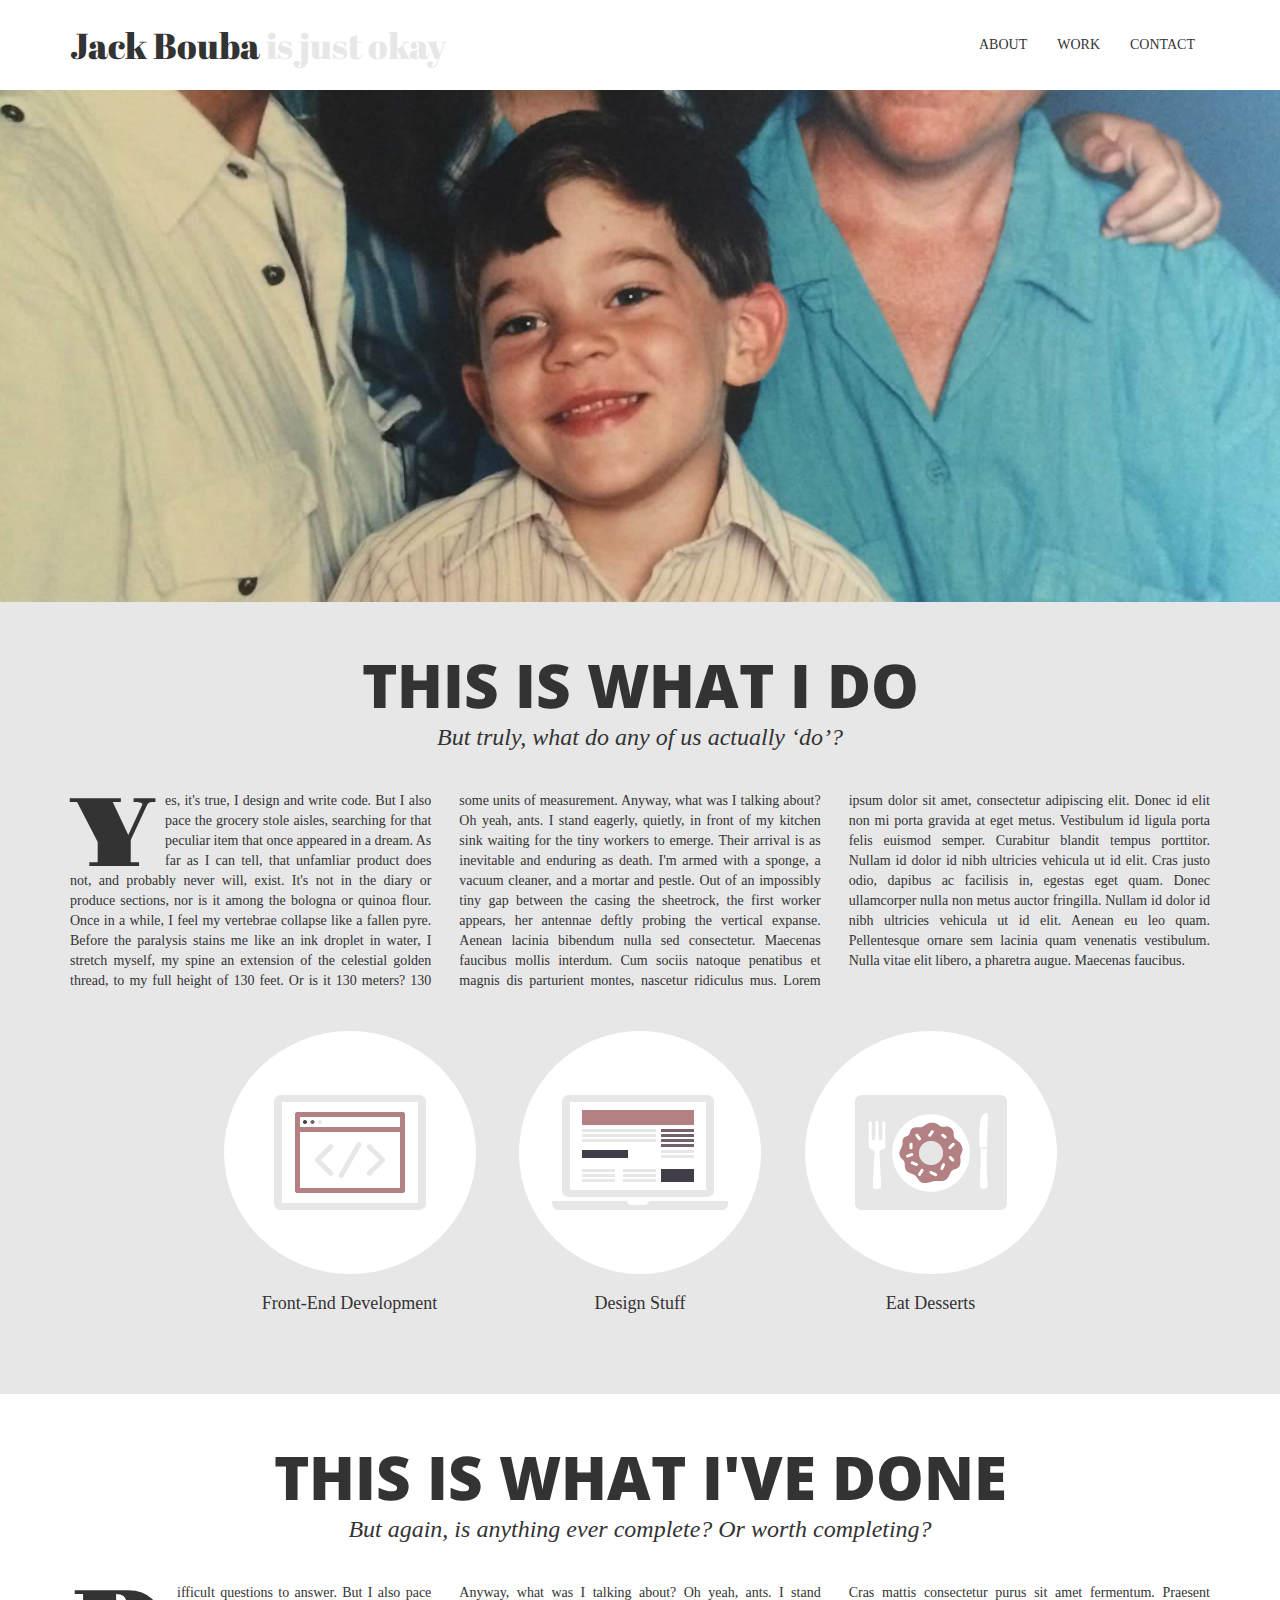
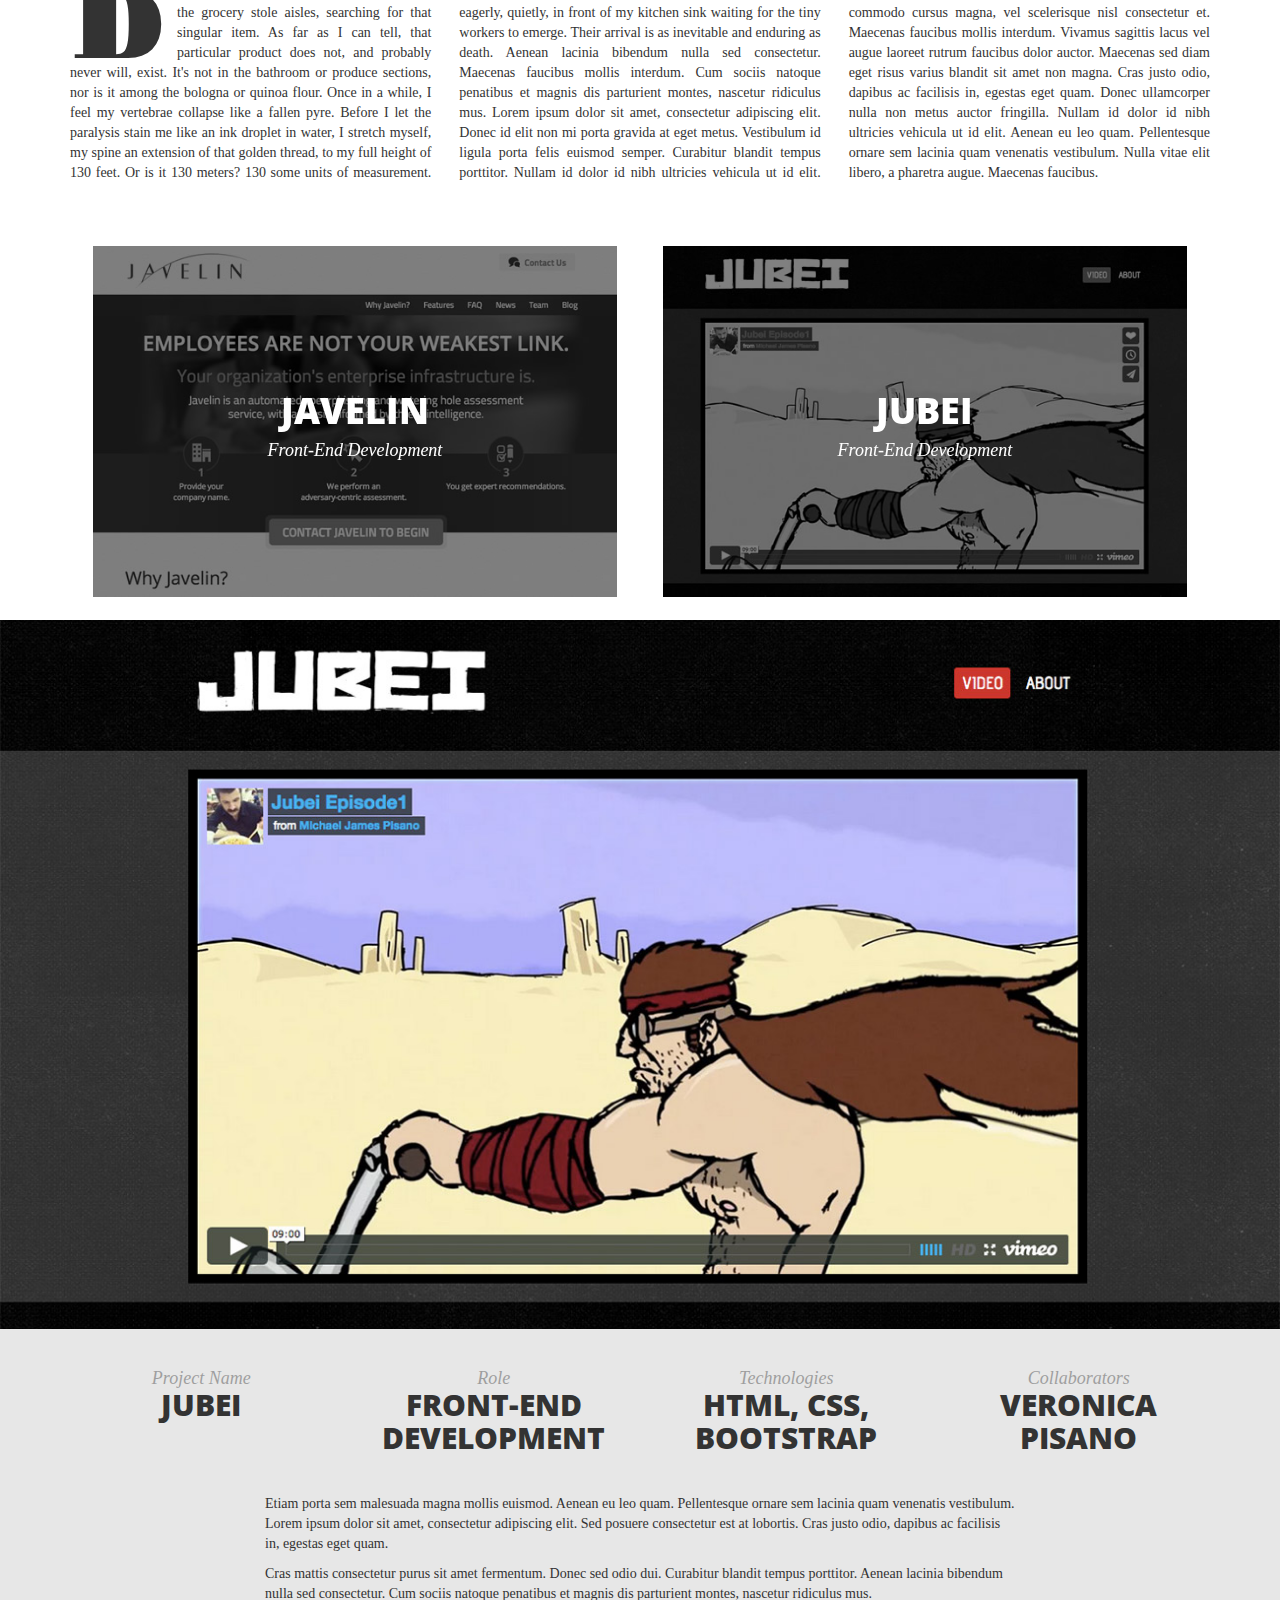
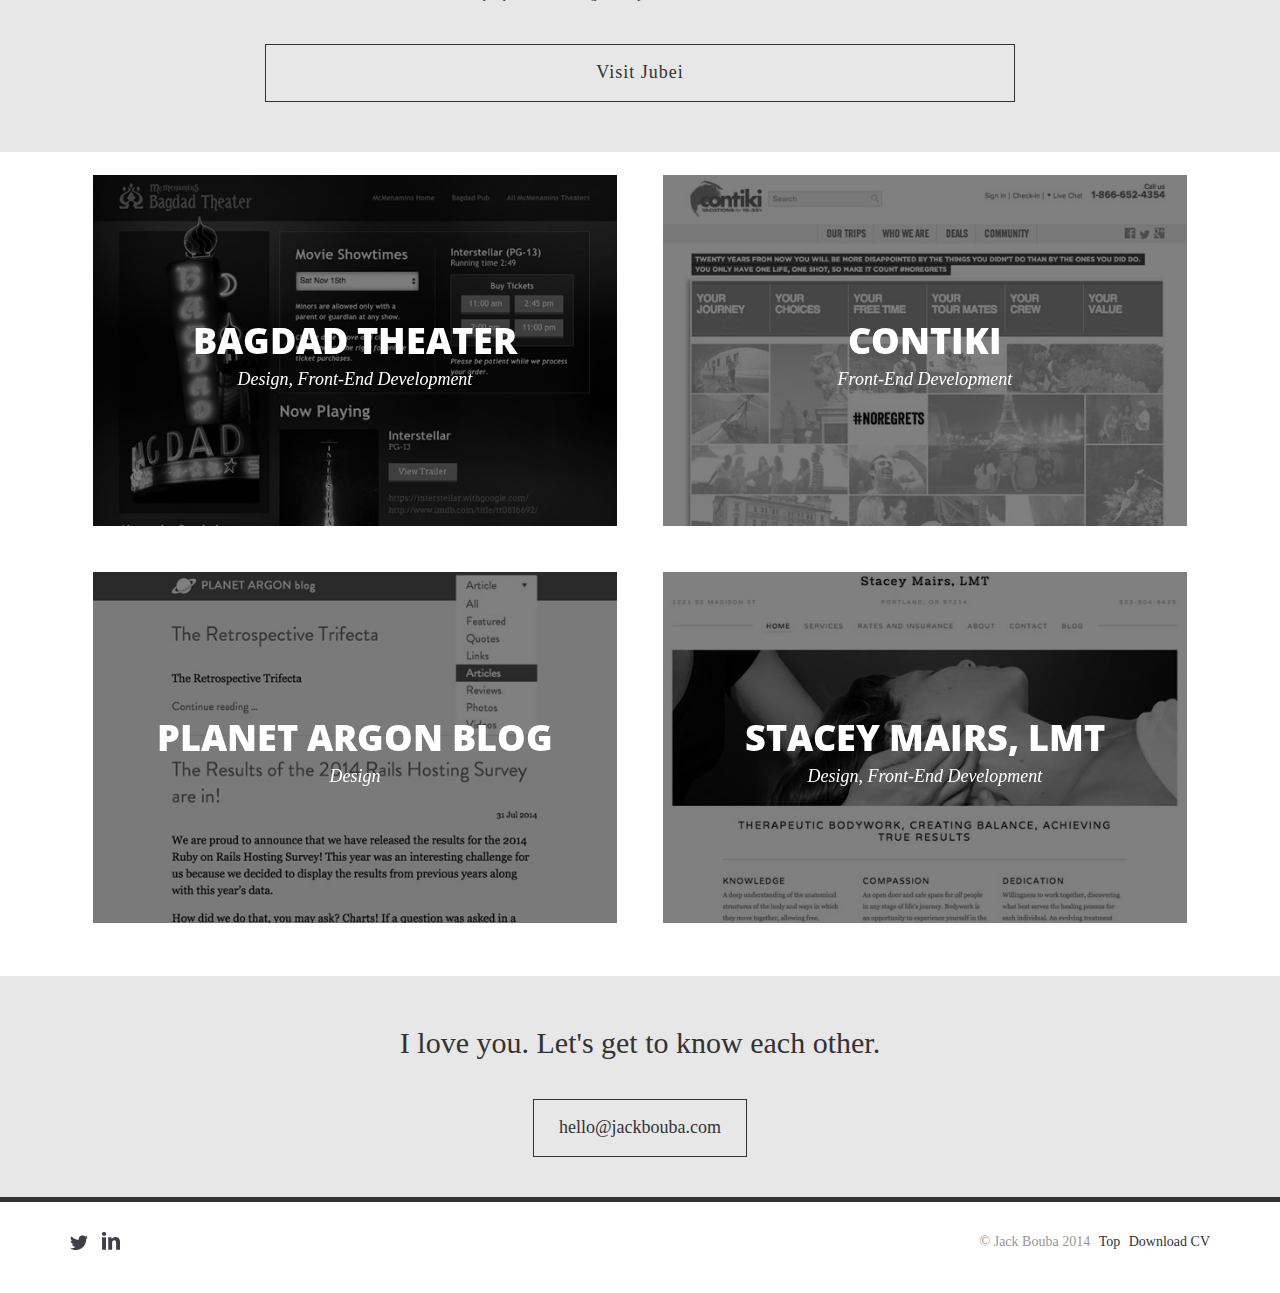
<file: index.html>
<!DOCTYPE html>
<html lang="en">
  <head>
    <meta charset="utf-8">
    <meta http-equiv="X-UA-Compatible" content="IE=edge">
    <meta name="viewport" content="width=device-width, initial-scale=1">
    <meta name="description" content="Jack Bouba is a front-end developer. He's just ok.">
    <meta property="og:title" content="Jack Bouba is just okay" />
    <meta property="og:type" content="website" />
    <meta property="og:url" content="http://www.jackbouba.com/" />
    <meta property="og:description" content="Jack Bouba is a Portland-based web developer. He enjoys eating, biking, walking, chatting, and staring at things." />
    <title>Jack Bouba is just okay</title>

    <link href='http://fonts.googleapis.com/css?family=Lato:400,700|Alegreya+Sans:800|Abril+Fatface|Open+Sans:800|Old+Standard+TT|Gentium+Book+Basic:400,400italic|Gravitas+One' rel='stylesheet' type='text/css'>
    <!-- Bootstrap -->
    <link href="/stylesheets/styles.css" rel="stylesheet">

    <!-- HTML5 Shim and Respond.js IE8 support of HTML5 elements and media queries -->
    <!-- WARNING: Respond.js doesn't work if you view the page via file:// -->
    <!--[if lt IE 9]>
      <script src="https://oss.maxcdn.com/libs/html5shiv/3.7.0/html5shiv.js"></script>
      <script src="https://oss.maxcdn.com/libs/respond.js/1.4.2/respond.min.js"></script>
    <![endif]-->
  </head>
  
  <body>
    <header class="main-header" id="top">
      <div class="container">
        <h1 class="pull-left no-margin">Jack Bouba <span class="text-light">is just okay</span></h1>
        <nav class="main-header--nav pull-right">
          <a href="#about">About</a><a href="#work">Work</a><a href="#contact">Contact</a>
        </nav>
      </div>
    </header>
    
    <section class="hero">
      <h2 class="text-center fittext">#Dope</h2>
      <!-- <img src="/images/bg_bouba-baby.jpg" alt="Bouba as a young, painfully handsome child" class="full-width" /> -->
    </section>
    
    <section class="skills-list section" id="about">
      <div class="container text-center">
        <h2><span class="xl open-sans text-uppercase block">This is what I do</span> <em class="h3">But truly, what do any of us actually &lsquo;do&rsquo;?</em></h2>
        <p class="text-justify columns-3 mb40"><span class="drop-cap">Y</span>es, it's true, I design and write code. But I also pace the grocery stole aisles, searching for that peculiar item that once appeared in a dream. As far as I can tell, that unfamliar product does not, and probably never will, exist. It's not in the diary or produce sections, nor is it among the bologna or quinoa flour. Once in a while, I feel my vertebrae collapse like a fallen pyre. Before the paralysis stains me like an ink droplet in water, I stretch myself, my spine an extension of the celestial golden thread, to my full height of 130 feet. Or is it 130 meters? 130 some units of measurement. Anyway, what was I talking about? Oh yeah, ants. I stand eagerly, quietly, in front of my kitchen sink waiting for the tiny workers to emerge. Their arrival is as inevitable and enduring as death. I'm armed with a sponge, a vacuum cleaner, and a mortar and pestle. Out of an impossibly tiny gap between the casing the sheetrock, the first worker appears, her antennae deftly probing the vertical expanse. Aenean lacinia bibendum nulla sed consectetur. Maecenas faucibus mollis interdum. Cum sociis natoque penatibus et magnis dis parturient montes, nascetur ridiculus mus. Lorem ipsum dolor sit amet, consectetur adipiscing elit. Donec id elit non mi porta gravida at eget metus. Vestibulum id ligula porta felis euismod semper. Curabitur blandit tempus porttitor. Nullam id dolor id nibh ultricies vehicula ut id elit. Cras justo odio, dapibus ac facilisis in, egestas eget quam. Donec ullamcorper nulla non metus auctor fringilla. Nullam id dolor id nibh ultricies vehicula ut id elit. Aenean eu leo quam. Pellentesque ornare sem lacinia quam venenatis vestibulum. Nulla vitae elit libero, a pharetra augue. Maecenas faucibus.</p>
        <ul class="list-unstyled">
          <li class="development"><i></i>Front-End Development</li>
          <li class="design"><i></i>Design Stuff</li>
          <li class="desserts"><i></i>Eat Desserts</li>
        </ul>
      </div>
    </section>
    
    <section class="portfolio section" id="work">
      <div class="container text-center">
        <h2><span class="xl open-sans text-uppercase block">This is what I've done</span> <em class="h3">But again, is anything ever complete? Or worth completing?</em></h2>
        <p class="text-justify columns-3 mb40"><span class="drop-cap">D</span>ifficult questions to answer. But I also pace the grocery stole aisles, searching for that singular item. As far as I can tell, that particular product does not, and probably never will, exist. It's not in the bathroom or produce sections, nor is it among the bologna or quinoa flour. Once in a while, I feel my vertebrae collapse like a fallen pyre. Before I let the paralysis stain me like an ink droplet in water, I stretch myself, my spine an extension of that golden thread, to my full height of 130 feet. Or is it 130 meters? 130 some units of measurement. Anyway, what was I talking about? Oh yeah, ants. I stand eagerly, quietly, in front of my kitchen sink waiting for the tiny workers to emerge. Their arrival is as inevitable and enduring as death. Aenean lacinia bibendum nulla sed consectetur. Maecenas faucibus mollis interdum. Cum sociis natoque penatibus et magnis dis parturient montes, nascetur ridiculus mus. Lorem ipsum dolor sit amet, consectetur adipiscing elit. Donec id elit non mi porta gravida at eget metus. Vestibulum id ligula porta felis euismod semper. Curabitur blandit tempus porttitor. Nullam id dolor id nibh ultricies vehicula ut id elit. Cras mattis consectetur purus sit amet fermentum. Praesent commodo cursus magna, vel scelerisque nisl consectetur et. Maecenas faucibus mollis interdum. Vivamus sagittis lacus vel augue laoreet rutrum faucibus dolor auctor. Maecenas sed diam eget risus varius blandit sit amet non magna. Cras justo odio, dapibus ac facilisis in, egestas eget quam. Donec ullamcorper nulla non metus auctor fringilla. Nullam id dolor id nibh ultricies vehicula ut id elit. Aenean eu leo quam. Pellentesque ornare sem lacinia quam venenatis vestibulum. Nulla vitae elit libero, a pharetra augue. Maecenas faucibus.</p>
      </div>  
      <div class="container">
        <a href="#" class="portfolio-link argon">
          <img src="/images/javelin.jpg" class="full-width" />
          <div class="portfolio-link--summary text-center">
            <h3 class="text-uppercase open-sans h1">Javelin</h3>
            <p class="text-italic h4">Front-End Development</p>
          </div>
        </a>
        <a href="#" class="portfolio-link">
          <img src="/images/jubei.jpg" class="full-width" />
          <div class="portfolio-link--summary text-center">
            <h3 class="text-uppercase open-sans h1">Jubei</h3>
            <p class="text-italic h4">Front-End Development</p>
          </div>
        </a>
      </div>
      
      <div class="portfolio-item section no-padding">
        <img src="/images/portfolio/jubei_1.jpg" class="full-width" />
        <div class="container">
          <div class="row mt40">
            <div class="col-md-3">
              <dl class="project-data text-center">
                <dt>Project Name</dt>
                <dd>Jubei</dd>
              </dl>
            </div>
            <div class="col-md-3">
              <dl class="project-data text-center">
                <dt>Role</dt>
                <dd>Front-End Development</dd>
              </dl>
            </div>
            <div class="col-md-3">
              <dl class="project-data text-center">
                <dt>Technologies</dt>
                <dd>HTML, CSS, Bootstrap</dd>
              </dl>
            </div>
            <div class="col-md-3">
              <dl class="project-data text-center">
                <dt>Collaborators</dt>
                <dd>Veronica Pisano</dd>
              </dl>
            </div>
          </div>
          <div class="row mb40">
            <div class="col-md-8 col-md-offset-2">
              <p>Etiam porta sem malesuada magna mollis euismod. Aenean eu leo quam. Pellentesque ornare sem lacinia quam venenatis vestibulum. Lorem ipsum dolor sit amet, consectetur adipiscing elit. Sed posuere consectetur est at lobortis. Cras justo odio, dapibus ac facilisis in, egestas eget quam.</p>
              <p>Cras mattis consectetur purus sit amet fermentum. Donec sed odio dui. Curabitur blandit tempus porttitor. Aenean lacinia bibendum nulla sed consectetur. Cum sociis natoque penatibus et magnis dis parturient montes, nascetur ridiculus mus.</p>
              <p class="text-center mt40"><a href="http://jubeisteele.com" target="_blank" class="link block">Visit Jubei</a></p>
            </div>
          </div>
        </div>
      </div>
        
      <div class="container">
        <a href="#" class="portfolio-link argon">
          <img src="/images/bagdad.jpg" class="full-width" />
          <div class="portfolio-link--summary text-center">
            <h3 class="text-uppercase open-sans h1">Bagdad Theater</h3>
            <p class="text-italic h4">Design, Front-End Development</p>
          </div>
        </a>
        <a href="#" class="portfolio-link argon">
          <img src="/images/contiki.jpg" class="full-width" />
          <div class="portfolio-link--summary text-center">
            <h3 class="text-uppercase open-sans h1">Contiki</h3>
            <p class="text-italic h4">Front-End Development</p>
          </div>
        </a>
      </div>
        
      <div class="container">
        <a href="#" class="portfolio-link argon">
          <img src="/images/blog.jpg" class="full-width" />
          <div class="portfolio-link--summary text-center">
            <h3 class="text-uppercase open-sans h1">Planet Argon Blog</h3>
            <p class="text-italic h4">Design</p>
          </div>
        </a>
        <a href="#" class="portfolio-link">
          <img src="/images/staceylmt.jpg" class="full-width" />
          <div class="portfolio-link--summary text-center">
            <h3 class="text-uppercase open-sans h1">Stacey Mairs, LMT</h3>
            <p class="text-italic h4">Design, Front-End Development</p>
          </div>
        </a>
      </div>  
      
    </section>
    
    <section class="text-center section contact" id="contact">
      <h2>I love you. Let's get to know each other.</h2>
      <p><a href="mailto:hello@jackbouba.com" class="link">hello@jackbouba.com</a></p>
    </section>
    
    <footer class="section main-footer">
      <div class="container">
        <p class="pull-right">
          &copy; Jack Bouba 2014
          <a href="#top">Top</a>
          <a href="/assets/cv.pdf">Download CV</a>
        </p>
        <p class="pull-left">
          <a href="https://twitter.com/jackbouba" class="twitter" target="_blank">Jack on Twitter</a>
          <a href="http://www.linkedin.com/in/jackbouba" class="linkedin" target="_blank">Jack on LinkedIn</a>
        </p>
      </div>
    </footer>

      
    <!-- jQuery (necessary for Bootstrap's JavaScript plugins) -->
    <script src="https://ajax.googleapis.com/ajax/libs/jquery/1.11.0/jquery.min.js"></script>
    <!-- Include all compiled plugins (below), or include individual files as needed -->
    <script src="/javascripts/bootstrap/transition.js"></script>
    <script src="/javascripts/bootstrap/collapse.js"></script>
    <script src="/javascripts/jquery.fittext.js"></script>
    <script src="/javascripts/scripts.js"></script>
    
    <script>
      (function(i,s,o,g,r,a,m){i['GoogleAnalyticsObject']=r;i[r]=i[r]||function(){
      (i[r].q=i[r].q||[]).push(arguments)},i[r].l=1*new Date();a=s.createElement(o),
      m=s.getElementsByTagName(o)[0];a.async=1;a.src=g;m.parentNode.insertBefore(a,m)
      })(window,document,'script','//www.google-analytics.com/analytics.js','ga');

      ga('create', 'UA-16143960-1', 'jackbouba.com');
      ga('send', 'pageview');

    </script>
  </body>
  
</html>
</file>
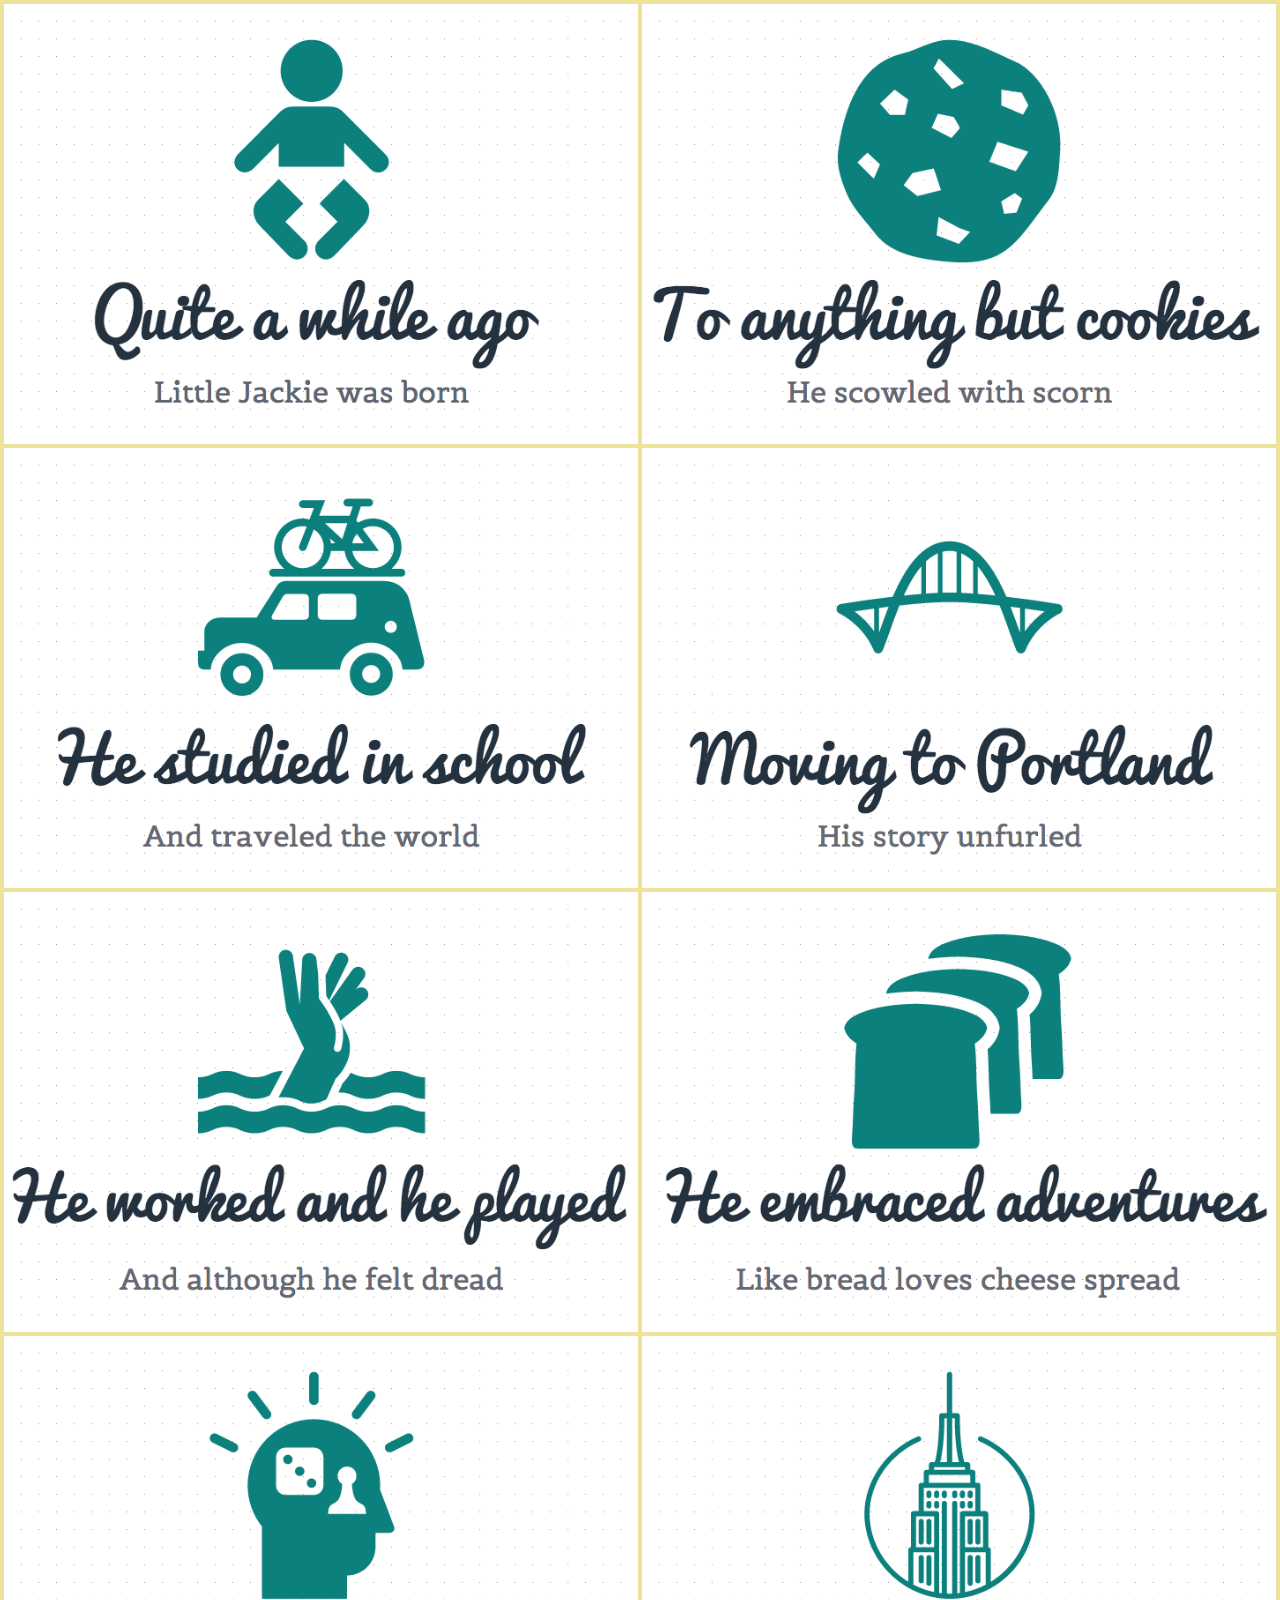
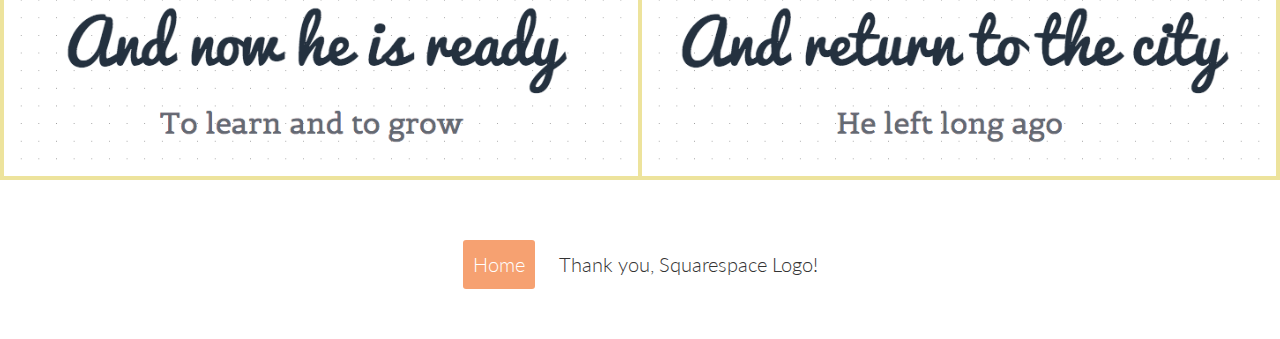
<file: story/index.html>
<!DOCTYPE html>
<html lang="en">
  <head>
    <meta charset="utf-8">
    <meta http-equiv="X-UA-Compatible" content="IE=edge">
    <meta name="viewport" content="width=device-width, initial-scale=1">
    <meta name="description" content="Jack Bouba is a front-end developer. He's just ok.">
    <meta property="og:title" content="Jack Bouba is just okay" />
    <meta property="og:type" content="website" />
    <meta property="og:url" content="http://www.jackbouba.com/" />
    <meta property="og:description" content="Jack Bouba is a Portland-based web developer. He enjoys eating, biking, walking, chatting, and staring at things." />
    <title>The Tale of Jack Bouba</title>

    <link href='http://fonts.googleapis.com/css?family=Lato:300,400,700|Alegreya+Sans:800' rel='stylesheet' type='text/css'>
    <!-- Bootstrap -->
    <link href="/stylesheets/story-styles.css" rel="stylesheet">

    <!-- HTML5 Shim and Respond.js IE8 support of HTML5 elements and media queries -->
    <!-- WARNING: Respond.js doesn't work if you view the page via file:// -->
    <!--[if lt IE 9]>
      <script src="https://oss.maxcdn.com/libs/html5shiv/3.7.0/html5shiv.js"></script>
      <script src="https://oss.maxcdn.com/libs/respond.js/1.4.2/respond.min.js"></script>
    <![endif]-->
  </head>
  
  <body>
    <div class="container clearfix">
      <img src="/images/story-1.png" alt="Quite a while ago, little Jackie was born" />
      <img src="/images/story-2.png" alt="To anything but cookies, he scowled with scorn" />
      <img src="/images/story-3.png" alt="He studied in school and traveled the world" />
      <img src="/images/story-4.png" alt="Moving to Portland, his story unfurled" />
      <img src="/images/story-5.png" alt="He worked and he played, and although he felt dread" />
      <img src="/images/story-6.png" alt="He embraced adventures like bread loves cheese spread" />
      <img src="/images/story-7.png" alt="And now he is ready to learn and to grow" />
      <img src="/images/story-8.png" alt="And return to the city he left long ago" />
    </div>
    <footer class="text-center">
      <a href="/" alt="Visit Jack Bouba's website">Home</a> Thank you, Squarespace Logo!
    </footer>
    
    <script>
      (function(i,s,o,g,r,a,m){i['GoogleAnalyticsObject']=r;i[r]=i[r]||function(){
      (i[r].q=i[r].q||[]).push(arguments)},i[r].l=1*new Date();a=s.createElement(o),
      m=s.getElementsByTagName(o)[0];a.async=1;a.src=g;m.parentNode.insertBefore(a,m)
      })(window,document,'script','//www.google-analytics.com/analytics.js','ga');

      ga('create', 'UA-16143960-1', 'jackbouba.com');
      ga('send', 'pageview');

    </script>
  </body>
  
</html>
</file>
<file: stylesheets/story-styles.css>
/*! normalize.css v3.0.0 | MIT License | git.io/normalize */
html {
  font-family: sans-serif;
  -ms-text-size-adjust: 100%;
  -webkit-text-size-adjust: 100%;
}
body {
  margin: 0;
}
article,
aside,
details,
figcaption,
figure,
footer,
header,
hgroup,
main,
nav,
section,
summary {
  display: block;
}
audio,
canvas,
progress,
video {
  display: inline-block;
  vertical-align: baseline;
}
audio:not([controls]) {
  display: none;
  height: 0;
}
[hidden],
template {
  display: none;
}
a {
  background: transparent;
}
a:active,
a:hover {
  outline: 0;
}
abbr[title] {
  border-bottom: 1px dotted;
}
b,
strong {
  font-weight: bold;
}
dfn {
  font-style: italic;
}
h1 {
  font-size: 2em;
  margin: 0.67em 0;
}
mark {
  background: #ff0;
  color: #000;
}
small {
  font-size: 80%;
}
sub,
sup {
  font-size: 75%;
  line-height: 0;
  position: relative;
  vertical-align: baseline;
}
sup {
  top: -0.5em;
}
sub {
  bottom: -0.25em;
}
img {
  border: 0;
}
svg:not(:root) {
  overflow: hidden;
}
figure {
  margin: 1em 40px;
}
hr {
  -moz-box-sizing: content-box;
  box-sizing: content-box;
  height: 0;
}
pre {
  overflow: auto;
}
code,
kbd,
pre,
samp {
  font-family: monospace, monospace;
  font-size: 1em;
}
button,
input,
optgroup,
select,
textarea {
  color: inherit;
  font: inherit;
  margin: 0;
}
button {
  overflow: visible;
}
button,
select {
  text-transform: none;
}
button,
html input[type="button"],
input[type="reset"],
input[type="submit"] {
  -webkit-appearance: button;
  cursor: pointer;
}
button[disabled],
html input[disabled] {
  cursor: default;
}
button::-moz-focus-inner,
input::-moz-focus-inner {
  border: 0;
  padding: 0;
}
input {
  line-height: normal;
}
input[type="checkbox"],
input[type="radio"] {
  box-sizing: border-box;
  padding: 0;
}
input[type="number"]::-webkit-inner-spin-button,
input[type="number"]::-webkit-outer-spin-button {
  height: auto;
}
input[type="search"] {
  -webkit-appearance: textfield;
  -moz-box-sizing: content-box;
  -webkit-box-sizing: content-box;
  box-sizing: content-box;
}
input[type="search"]::-webkit-search-cancel-button,
input[type="search"]::-webkit-search-decoration {
  -webkit-appearance: none;
}
fieldset {
  border: 1px solid #c0c0c0;
  margin: 0 2px;
  padding: 0.35em 0.625em 0.75em;
}
legend {
  border: 0;
  padding: 0;
}
textarea {
  overflow: auto;
}
optgroup {
  font-weight: bold;
}
table {
  border-collapse: collapse;
  border-spacing: 0;
}
td,
th {
  padding: 0;
}
@media print {
  * {
    text-shadow: none !important;
    color: #000 !important;
    background: transparent !important;
    box-shadow: none !important;
  }
  a,
  a:visited {
    text-decoration: underline;
  }
  a[href]:after {
    content: " (" attr(href) ")";
  }
  abbr[title]:after {
    content: " (" attr(title) ")";
  }
  a[href^="javascript:"]:after,
  a[href^="#"]:after {
    content: "";
  }
  pre,
  blockquote {
    border: 1px solid #999;
    page-break-inside: avoid;
  }
  thead {
    display: table-header-group;
  }
  tr,
  img {
    page-break-inside: avoid;
  }
  img {
    max-width: 100% !important;
  }
  p,
  h2,
  h3 {
    orphans: 3;
    widows: 3;
  }
  h2,
  h3 {
    page-break-after: avoid;
  }
  select {
    background: #fff !important;
  }
  .navbar {
    display: none;
  }
  .table td,
  .table th {
    background-color: #fff !important;
  }
  .btn > .caret,
  .dropup > .btn > .caret {
    border-top-color: #000 !important;
  }
  .label {
    border: 1px solid #000;
  }
  .table {
    border-collapse: collapse !important;
  }
  .table-bordered th,
  .table-bordered td {
    border: 1px solid #ddd !important;
  }
}
* {
  -webkit-box-sizing: border-box;
  -moz-box-sizing: border-box;
  box-sizing: border-box;
}
*:before,
*:after {
  -webkit-box-sizing: border-box;
  -moz-box-sizing: border-box;
  box-sizing: border-box;
}
html {
  font-size: 62.5%;
  -webkit-tap-highlight-color: rgba(0, 0, 0, 0);
}
body {
  font-family: "Helvetica Neue", Helvetica, Arial, sans-serif;
  font-size: 14px;
  line-height: 1.42857143;
  color: #333333;
  background-color: #ffffff;
}
input,
button,
select,
textarea {
  font-family: inherit;
  font-size: inherit;
  line-height: inherit;
}
a {
  color: #428bca;
  text-decoration: none;
}
a:hover,
a:focus {
  color: #2a6496;
  text-decoration: underline;
}
a:focus {
  outline: thin dotted;
  outline: 5px auto -webkit-focus-ring-color;
  outline-offset: -2px;
}
figure {
  margin: 0;
}
img {
  vertical-align: middle;
}
.img-responsive {
  display: block;
  max-width: 100%;
  height: auto;
}
.img-rounded {
  border-radius: 6px;
}
.img-thumbnail {
  padding: 4px;
  line-height: 1.42857143;
  background-color: #ffffff;
  border: 1px solid #dddddd;
  border-radius: 4px;
  -webkit-transition: all 0.2s ease-in-out;
  transition: all 0.2s ease-in-out;
  display: inline-block;
  max-width: 100%;
  height: auto;
}
.img-circle {
  border-radius: 50%;
}
hr {
  margin-top: 20px;
  margin-bottom: 20px;
  border: 0;
  border-top: 1px solid #eeeeee;
}
.sr-only {
  position: absolute;
  width: 1px;
  height: 1px;
  margin: -1px;
  padding: 0;
  overflow: hidden;
  clip: rect(0, 0, 0, 0);
  border: 0;
}
h1,
h2,
h3,
h4,
h5,
h6,
.h1,
.h2,
.h3,
.h4,
.h5,
.h6 {
  font-family: inherit;
  font-weight: 500;
  line-height: 1.1;
  color: inherit;
}
h1 small,
h2 small,
h3 small,
h4 small,
h5 small,
h6 small,
.h1 small,
.h2 small,
.h3 small,
.h4 small,
.h5 small,
.h6 small,
h1 .small,
h2 .small,
h3 .small,
h4 .small,
h5 .small,
h6 .small,
.h1 .small,
.h2 .small,
.h3 .small,
.h4 .small,
.h5 .small,
.h6 .small {
  font-weight: normal;
  line-height: 1;
  color: #999999;
}
h1,
.h1,
h2,
.h2,
h3,
.h3 {
  margin-top: 20px;
  margin-bottom: 10px;
}
h1 small,
.h1 small,
h2 small,
.h2 small,
h3 small,
.h3 small,
h1 .small,
.h1 .small,
h2 .small,
.h2 .small,
h3 .small,
.h3 .small {
  font-size: 65%;
}
h4,
.h4,
h5,
.h5,
h6,
.h6 {
  margin-top: 10px;
  margin-bottom: 10px;
}
h4 small,
.h4 small,
h5 small,
.h5 small,
h6 small,
.h6 small,
h4 .small,
.h4 .small,
h5 .small,
.h5 .small,
h6 .small,
.h6 .small {
  font-size: 75%;
}
h1,
.h1 {
  font-size: 36px;
}
h2,
.h2 {
  font-size: 30px;
}
h3,
.h3 {
  font-size: 24px;
}
h4,
.h4 {
  font-size: 18px;
}
h5,
.h5 {
  font-size: 14px;
}
h6,
.h6 {
  font-size: 12px;
}
p {
  margin: 0 0 10px;
}
.lead {
  margin-bottom: 20px;
  font-size: 16px;
  font-weight: 200;
  line-height: 1.4;
}
@media (min-width: 768px) {
  .lead {
    font-size: 21px;
  }
}
small,
.small {
  font-size: 85%;
}
cite {
  font-style: normal;
}
.text-left {
  text-align: left;
}
.text-right {
  text-align: right;
}
.text-center {
  text-align: center;
}
.text-justify {
  text-align: justify;
}
.text-muted {
  color: #999999;
}
.text-primary {
  color: #428bca;
}
a.text-primary:hover {
  color: #3071a9;
}
.text-success {
  color: #3c763d;
}
a.text-success:hover {
  color: #2b542c;
}
.text-info {
  color: #31708f;
}
a.text-info:hover {
  color: #245269;
}
.text-warning {
  color: #8a6d3b;
}
a.text-warning:hover {
  color: #66512c;
}
.text-danger {
  color: #a94442;
}
a.text-danger:hover {
  color: #843534;
}
.bg-primary {
  color: #fff;
  background-color: #428bca;
}
a.bg-primary:hover {
  background-color: #3071a9;
}
.bg-success {
  background-color: #dff0d8;
}
a.bg-success:hover {
  background-color: #c1e2b3;
}
.bg-info {
  background-color: #d9edf7;
}
a.bg-info:hover {
  background-color: #afd9ee;
}
.bg-warning {
  background-color: #fcf8e3;
}
a.bg-warning:hover {
  background-color: #f7ecb5;
}
.bg-danger {
  background-color: #f2dede;
}
a.bg-danger:hover {
  background-color: #e4b9b9;
}
.page-header {
  padding-bottom: 9px;
  margin: 40px 0 20px;
  border-bottom: 1px solid #eeeeee;
}
ul,
ol {
  margin-top: 0;
  margin-bottom: 10px;
}
ul ul,
ol ul,
ul ol,
ol ol {
  margin-bottom: 0;
}
.list-unstyled {
  padding-left: 0;
  list-style: none;
}
.list-inline {
  padding-left: 0;
  list-style: none;
  margin-left: -5px;
}
.list-inline > li {
  display: inline-block;
  padding-left: 5px;
  padding-right: 5px;
}
dl {
  margin-top: 0;
  margin-bottom: 20px;
}
dt,
dd {
  line-height: 1.42857143;
}
dt {
  font-weight: bold;
}
dd {
  margin-left: 0;
}
@media (min-width: 768px) {
  .dl-horizontal dt {
    float: left;
    width: 160px;
    clear: left;
    text-align: right;
    overflow: hidden;
    text-overflow: ellipsis;
    white-space: nowrap;
  }
  .dl-horizontal dd {
    margin-left: 180px;
  }
}
abbr[title],
abbr[data-original-title] {
  cursor: help;
  border-bottom: 1px dotted #999999;
}
.initialism {
  font-size: 90%;
  text-transform: uppercase;
}
blockquote {
  padding: 10px 20px;
  margin: 0 0 20px;
  font-size: 17.5px;
  border-left: 5px solid #eeeeee;
}
blockquote p:last-child,
blockquote ul:last-child,
blockquote ol:last-child {
  margin-bottom: 0;
}
blockquote footer,
blockquote small,
blockquote .small {
  display: block;
  font-size: 80%;
  line-height: 1.42857143;
  color: #999999;
}
blockquote footer:before,
blockquote small:before,
blockquote .small:before {
  content: '\2014 \00A0';
}
.blockquote-reverse,
blockquote.pull-right {
  padding-right: 15px;
  padding-left: 0;
  border-right: 5px solid #eeeeee;
  border-left: 0;
  text-align: right;
}
.blockquote-reverse footer:before,
blockquote.pull-right footer:before,
.blockquote-reverse small:before,
blockquote.pull-right small:before,
.blockquote-reverse .small:before,
blockquote.pull-right .small:before {
  content: '';
}
.blockquote-reverse footer:after,
blockquote.pull-right footer:after,
.blockquote-reverse small:after,
blockquote.pull-right small:after,
.blockquote-reverse .small:after,
blockquote.pull-right .small:after {
  content: '\00A0 \2014';
}
blockquote:before,
blockquote:after {
  content: "";
}
address {
  margin-bottom: 20px;
  font-style: normal;
  line-height: 1.42857143;
}
.clearfix:before,
.clearfix:after {
  content: " ";
  display: table;
}
.clearfix:after {
  clear: both;
}
.center-block {
  display: block;
  margin-left: auto;
  margin-right: auto;
}
.pull-right {
  float: right !important;
}
.pull-left {
  float: left !important;
}
.hide {
  display: none !important;
}
.show {
  display: block !important;
}
.invisible {
  visibility: hidden;
}
.text-hide {
  font: 0/0 a;
  color: transparent;
  text-shadow: none;
  background-color: transparent;
  border: 0;
}
.hidden {
  display: none !important;
  visibility: hidden !important;
}
.affix {
  position: fixed;
}
@-ms-viewport {
  width: device-width;
}
.visible-xs,
.visible-sm,
.visible-md,
.visible-lg {
  display: none !important;
}
@media (max-width: 767px) {
  .visible-xs {
    display: block !important;
  }
  table.visible-xs {
    display: table;
  }
  tr.visible-xs {
    display: table-row !important;
  }
  th.visible-xs,
  td.visible-xs {
    display: table-cell !important;
  }
}
@media (min-width: 768px) and (max-width: 991px) {
  .visible-sm {
    display: block !important;
  }
  table.visible-sm {
    display: table;
  }
  tr.visible-sm {
    display: table-row !important;
  }
  th.visible-sm,
  td.visible-sm {
    display: table-cell !important;
  }
}
@media (min-width: 992px) and (max-width: 1199px) {
  .visible-md {
    display: block !important;
  }
  table.visible-md {
    display: table;
  }
  tr.visible-md {
    display: table-row !important;
  }
  th.visible-md,
  td.visible-md {
    display: table-cell !important;
  }
}
@media (min-width: 1200px) {
  .visible-lg {
    display: block !important;
  }
  table.visible-lg {
    display: table;
  }
  tr.visible-lg {
    display: table-row !important;
  }
  th.visible-lg,
  td.visible-lg {
    display: table-cell !important;
  }
}
@media (max-width: 767px) {
  .hidden-xs {
    display: none !important;
  }
}
@media (min-width: 768px) and (max-width: 991px) {
  .hidden-sm {
    display: none !important;
  }
}
@media (min-width: 992px) and (max-width: 1199px) {
  .hidden-md {
    display: none !important;
  }
}
@media (min-width: 1200px) {
  .hidden-lg {
    display: none !important;
  }
}
.visible-print {
  display: none !important;
}
@media print {
  .visible-print {
    display: block !important;
  }
  table.visible-print {
    display: table;
  }
  tr.visible-print {
    display: table-row !important;
  }
  th.visible-print,
  td.visible-print {
    display: table-cell !important;
  }
}
@media print {
  .hidden-print {
    display: none !important;
  }
}

/*! My Styles */

body {
  font-family: 'Lato', sans-serif;
  font-weight: 400;
}
a {
  -webkit-transition: background-color 0.3s linear;
  transition: background-color 0.3s linear;
  -webkit-border-radius: 3px;
  -moz-border-radius: 3px;
  -ms-border-radius: 3px;
  -o-border-radius: 3px;
  border-radius: 3px;
  background-color: #f27935;
  background-color: rgba(242,121,53,0.7);
  color: #FFF;
  display: inline-block;
  margin-right: 20px;
  padding: 10px;
}
a:hover {
  background-color: rgba(242,121,53,1);
  color: #FFF;
  text-decoration: none;
}
.container, img {
  border: 2px solid #ede39c;
}
.container {
  margin-bottom: 30px;
}
img {  
  float: left;
  width: 50%;
}
footer {
  font-size: 20px;
  font-weight: 300;
  margin-bottom: 20px;
  padding: 30px 10px;
}


/*! Media Queries */

@media (max-width: 600px) {
  img {
    width: 100%;
  }
}
@media (min-width: 1600px) {
  .container {
    border-left-width: 4px;
    border-right-width: 4px;
  }
  img {
    border-left: none;
    border-right: none;
    width: 25%;
  }
}

@media (max-width: 420px) {
  footer a {
    display: block;
    margin: 0 0 20px;
  }
}
</file>
